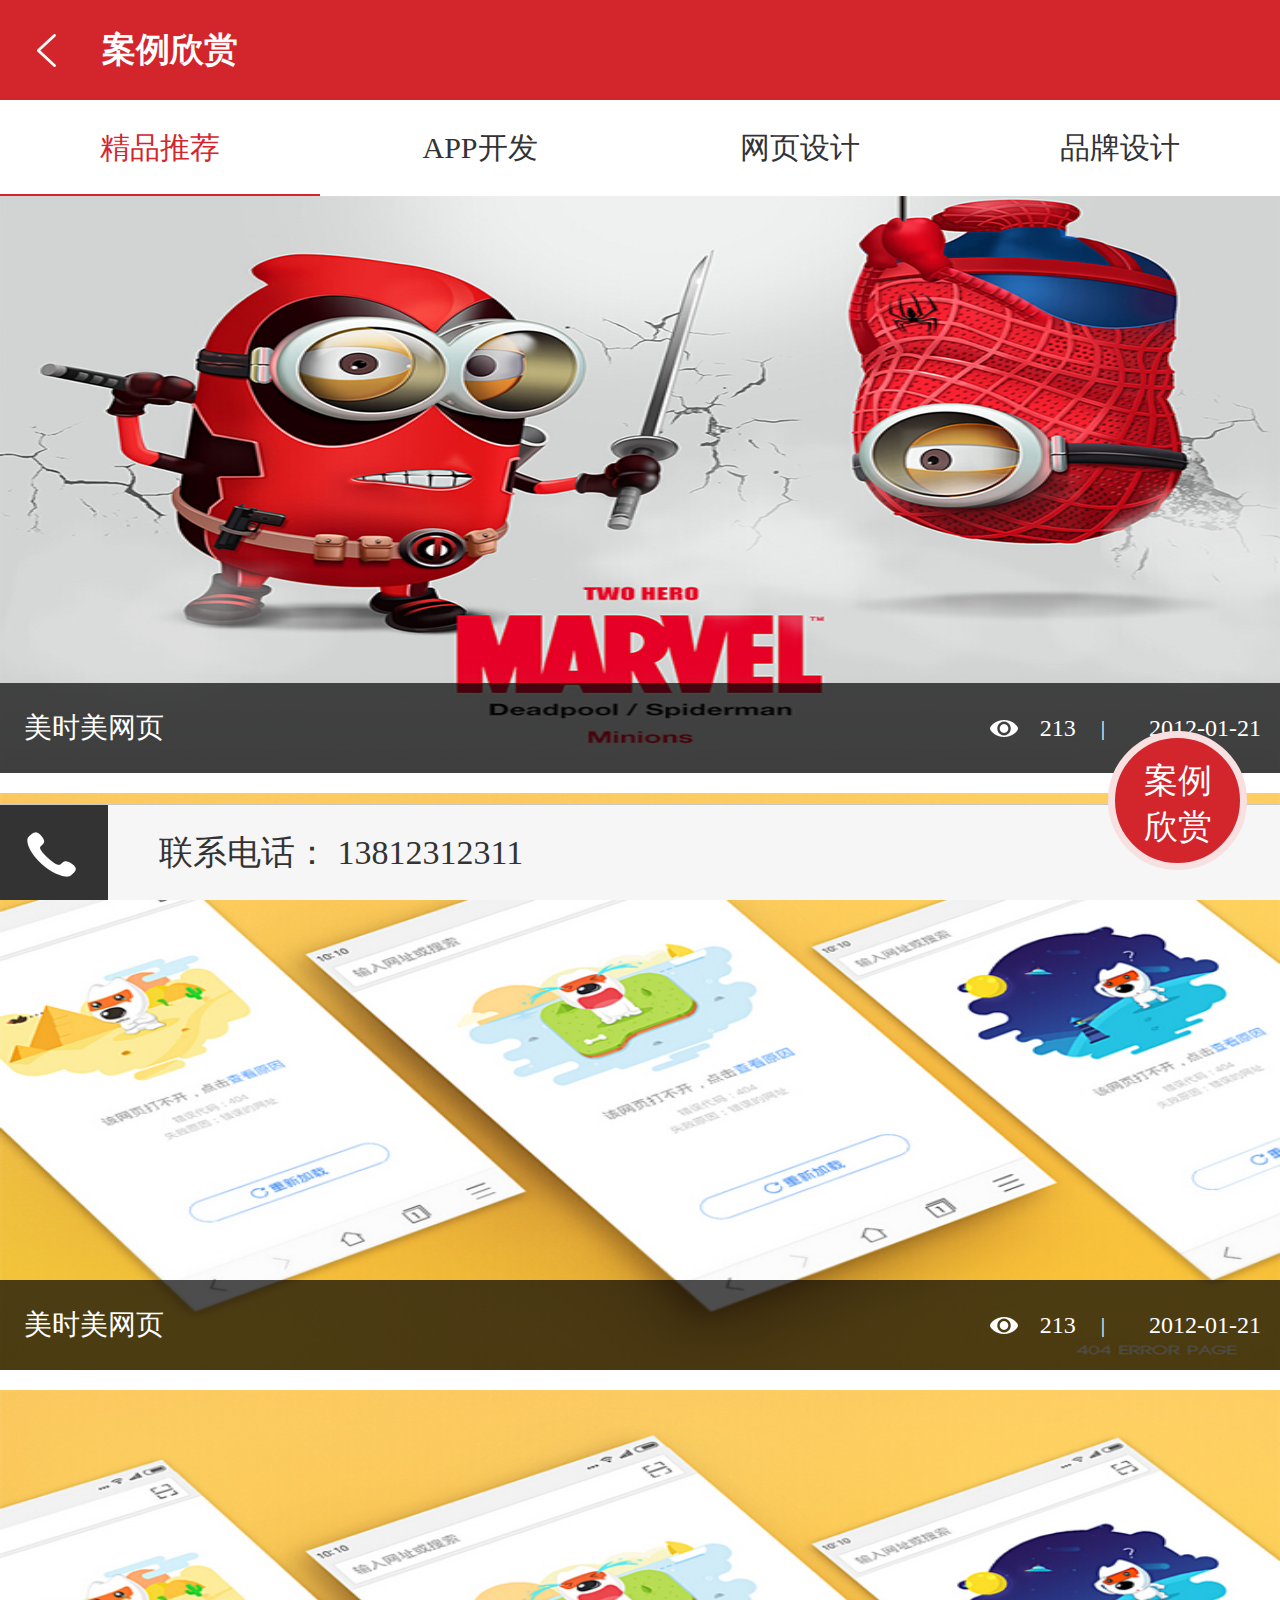
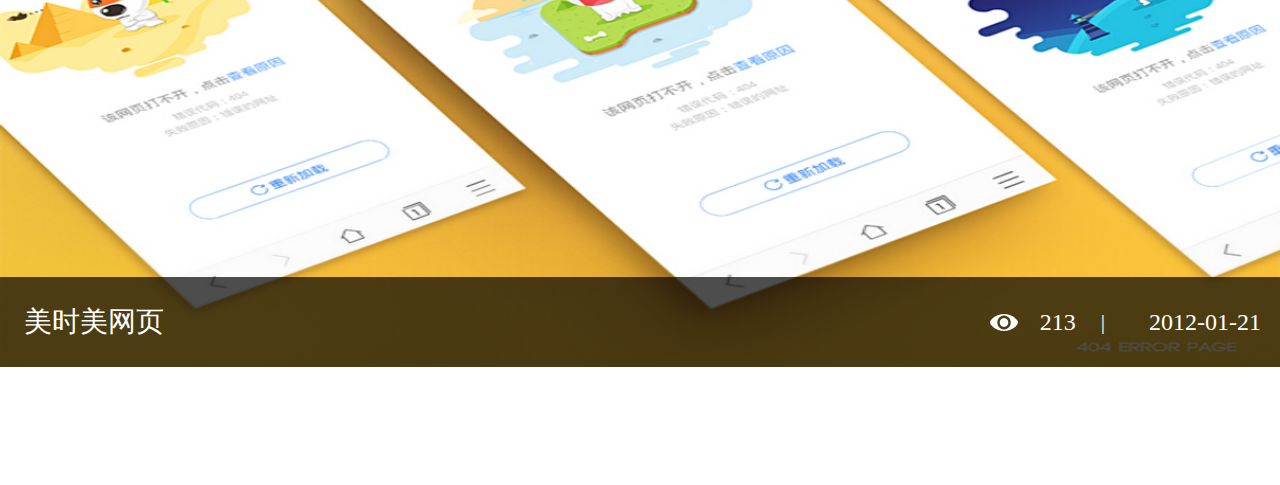
<file: mobile_case1.html>
<!DOCTYPE HTML PUBLIC "-//W3C//DTD HTML 4.01 Transitional//EN" "http://www.w3.org/TR/html4/loose.dtd">
<html lang="en">
<head>
    <meta http-equiv="Content-Type" content="text/html;charset=UTF-8">
    <meta name="viewport" content="width=795,user-scalable=no,target-densitydpi=400">
    <link rel="stylesheet" href="css/style.css"/>
    <title>Document</title>
</head>
<body>




    <div class="container">
        <div class="indexContainer">
            <!--头部开始-->
            <div class="head">
                <a href="javascript:history.back(-1);" class="back" style="left: 25px;"></a>
                案例欣赏
            </div>
            <!--头部结束-->


            <!--导航开始-->
            <div class="nav">
                <ul>
                    <li class="active">精品推荐</li>
                    <li>APP开发</li>
                    <li>网页设计</li>
                    <li>品牌设计</li>
                    <div style="clear: both;"></div>
                </ul>
                <div class="line"></div>
            </div>
            <!--导航结束-->

            <!--内容开始-->
            <div class="content" style="padding-bottom: 98px;">
                <!--内容1开始-->
                <div class="index_content1">
                    <div class="img">
                        <a href="mobile_caseDetail.html"><img src="images/img1.png" alt="" width="100%" height="577px"/></a>
                        <div class="shadowCon">
                            <div class="webName">美时美网页</div>
                            <div class="timeCon">
                                <div class="count">
                                    213
                                </div>
                                <span style="margin: 0 25px;font-size:0.9em;">|</span>
                                <div class="time">
                                    2012-01-21
                                </div>
                                <div style="clear:both;"></div>
                            </div>
                        </div>
                    </div>

                </div>
                <!--内容1结束-->


                <!--内容2开始-->
                <div class="index_content1">
                    <div class="img">
                        <a href="mobile_caseDetai2.html"><img src="images/img2.png" alt="" width="100%" height="577px"/></a>
                        <div class="shadowCon">
                            <div class="webName">美时美网页</div>
                            <div class="timeCon">
                                <div class="count">
                                    213
                                </div>
                                <span style="margin: 0 25px;font-size:0.9em;">|</span>
                                <div class="time">
                                    2012-01-21
                                </div>
                                <div style="clear:both;"></div>
                            </div>
                        </div>
                    </div>

                </div>
                <!--内容2结束-->


                <!--内容2开始-->
                <div class="index_content1">
                    <div class="img">

                        <a href="mobile_caseDetail.html"><img src="images/img2.png" alt="" width="100%" height="577px"/></a>
                        <div class="shadowCon">
                            <div class="webName">美时美网页</div>
                            <div class="timeCon">
                                <div class="count">
                                    213
                                </div>
                                <span style="margin: 0 25px;font-size:0.9em;">|</span>
                                <div class="time">
                                    2012-01-21
                                </div>
                                <div style="clear:both;"></div>
                            </div>
                        </div>
                    </div>

                </div>
                <!--内容2结束-->
            </div>
            <!--内容结束-->



            <!--尾部开始-->
            <div class="footer">
                <a href="tel:18782094655" class="phoneBtn"></a>联系电话： <a href="#" class="number">13812312311</a>
            </div>
            <a href="mobile_case1.html" class="caseBtn">案例欣赏</a>

            <!--尾部结束-->
        </div>
    </div>
    <script type="text/javascript" src="js/req.min.js" data-main="js/index"> </script>
</body>
</html>
</file>
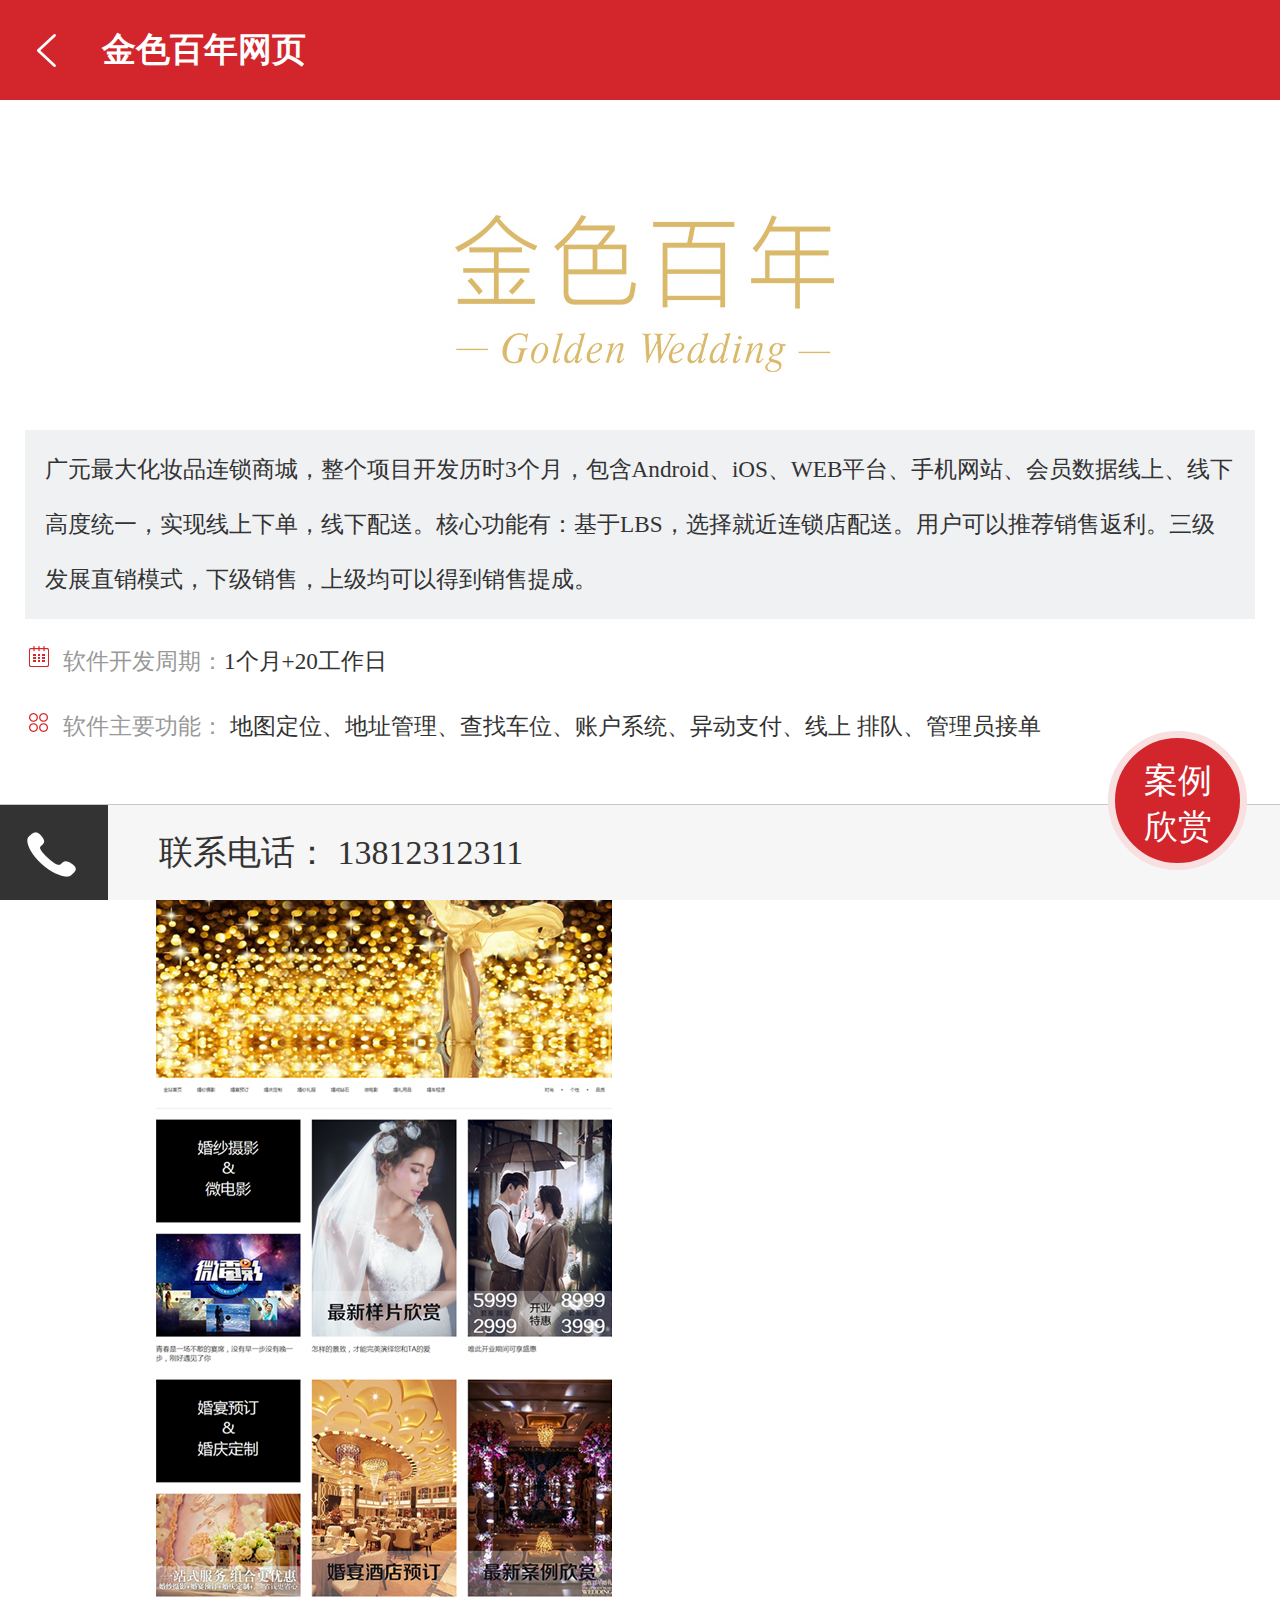
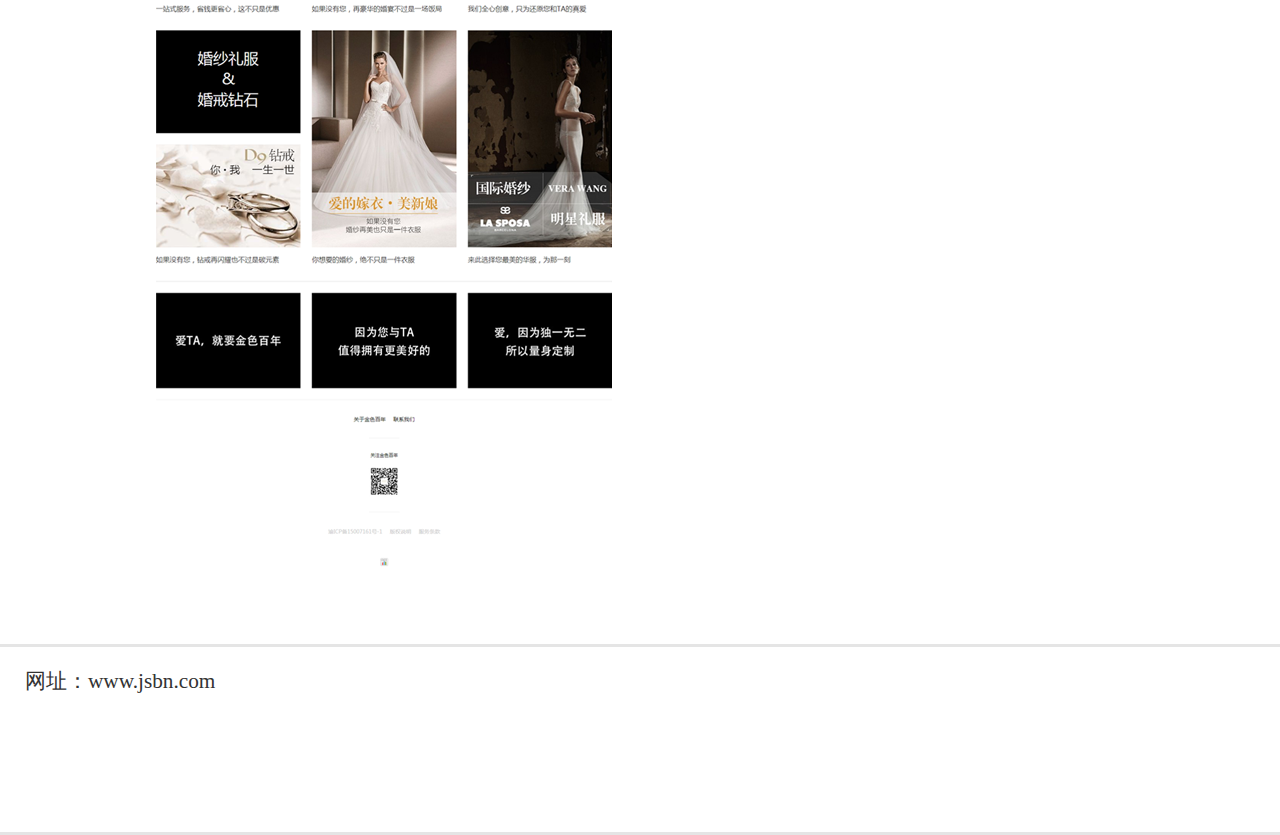
<file: mobile_caseDetail.html>
<!DOCTYPE HTML PUBLIC "-//W3C//DTD HTML 4.01 Transitional//EN" "http://www.w3.org/TR/html4/loose.dtd">
<html lang="en">
<head>
    <meta http-equiv="Content-Type" content="text/html;charset=UTF-8">
    <meta name="viewport" content="width=795,user-scalable=no,target-densitydpi=400">
    <link rel="stylesheet" href="css/style.css"/>
    <title>Document</title>
</head>
<body>





    <div class="container">
        <div class="caseDetail_container">
            <!--头部开始-->
            <div class="head">
                <a href="javascript:history.back(-1);" class="back" style="left: 25px;"></a>
                金色百年网页
            </div>
            <!--头部结束-->





            <!--内容开始-->
             <div class="content">
                 <div class="contentCon" style="padding: 0 25px">
                     <!--banner开始-->
                     <div class="banner">
                         <img src="images/banner1.png" alt="" width="440px" height="194px"/>
                     </div>
                     <!--banner结束-->


                     <!--文字开始-->
                     <div class="text">
                         <p>
                             广元最大化妆品连锁商城，整个项目开发历时3个月，包含Android、iOS、WEB平台、手机网站、会员数据线上、线下高度统一，实现线上下单，线下配送。核心功能有：基于LBS，选择就近连锁店配送。用户可以推荐销售返利。三级发展直销模式，下级销售，上级均可以得到销售提成。
                         </p>
                         <label>
                             <i style="background: url('images/commonImg.png') no-repeat -55px -129px;"></i>
                             <span>软件开发周期：</span>1个月+20工作日
                             <div style="clear: both;"></div>
                         </label>
                         <label>
                             <i style="background: url('images/commonImg.png') no-repeat -99px -129px;"></i>
                             <span>软件主要功能：</span>
                             地图定位、地址管理、查找车位、账户系统、异动支付、线上
                             排队、管理员接单
                             <div style="clear: both;"></div>
                         </label>
                     </div>
                     <!--文字结束-->

                     <div>
                         <img src="images/bigImg1.png" alt="" class="imgCon"  width="719px" height="1365px"/>
                     </div>
                 </div>


                 <div class="websit">
                     网址：www.jsbn.com
                 </div>
            </div>
            <!--内容结束-->







            <!--尾部开始-->
            <div class="footer">
                <a href="tel:18782094655" class="phoneBtn"></a>联系电话： <a href="#" class="number">13812312311</a>
            </div>
            <a href="mobile_case1.html" class="caseBtn">案例欣赏</a>

            <!--尾部结束-->
        </div>
    </div>
</body>
</html>
</file>
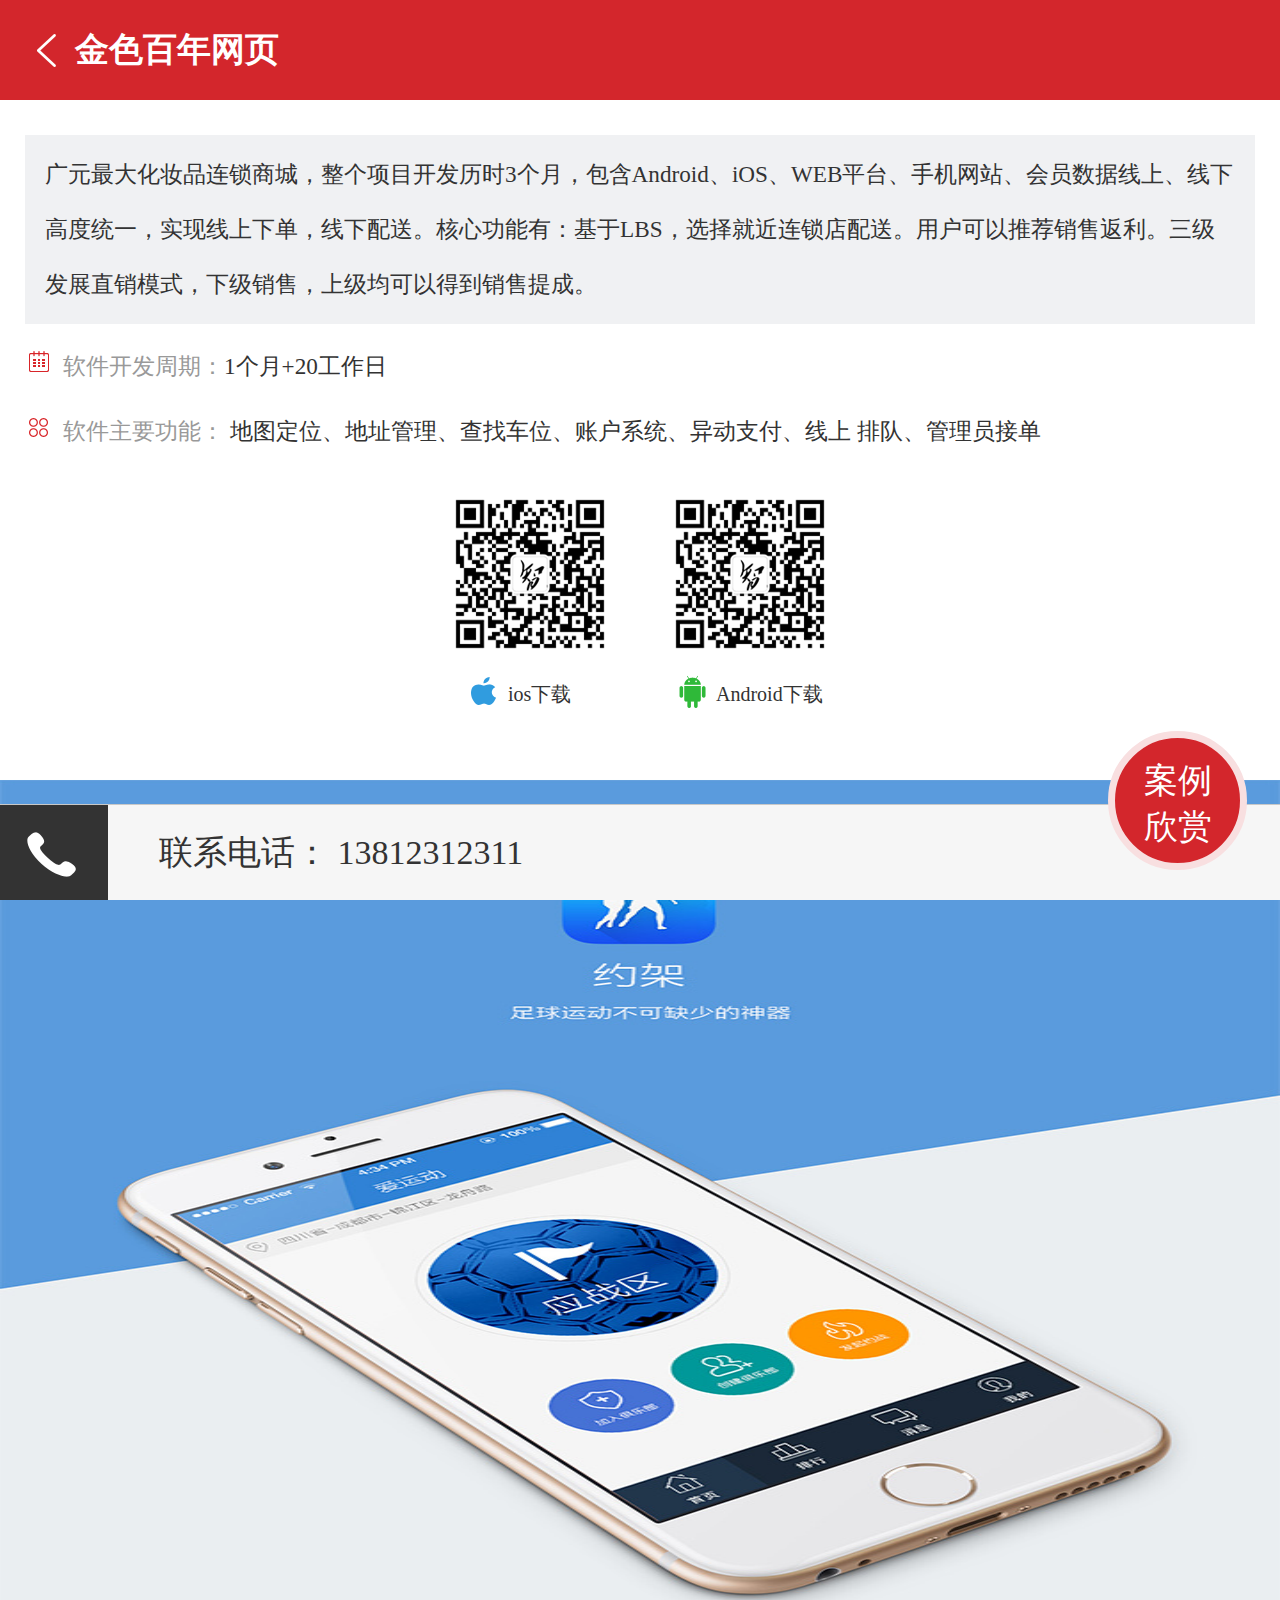
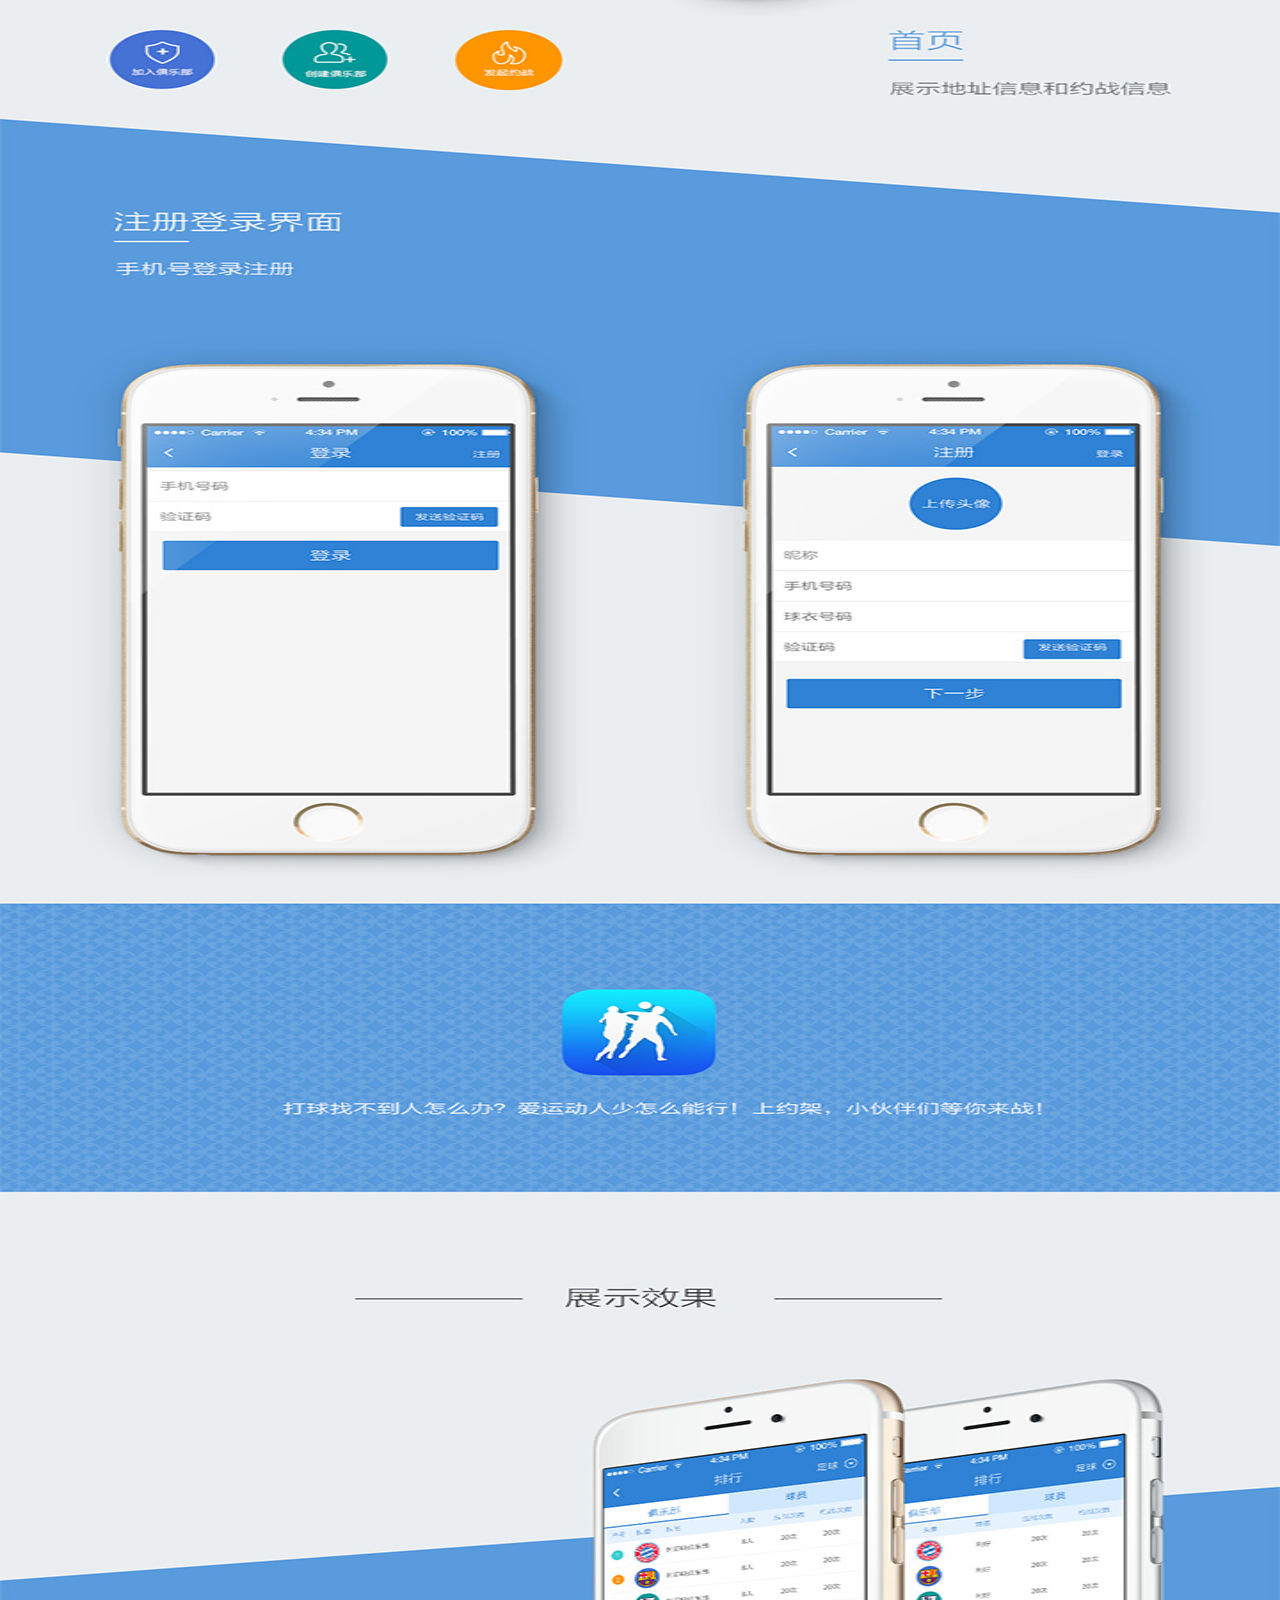
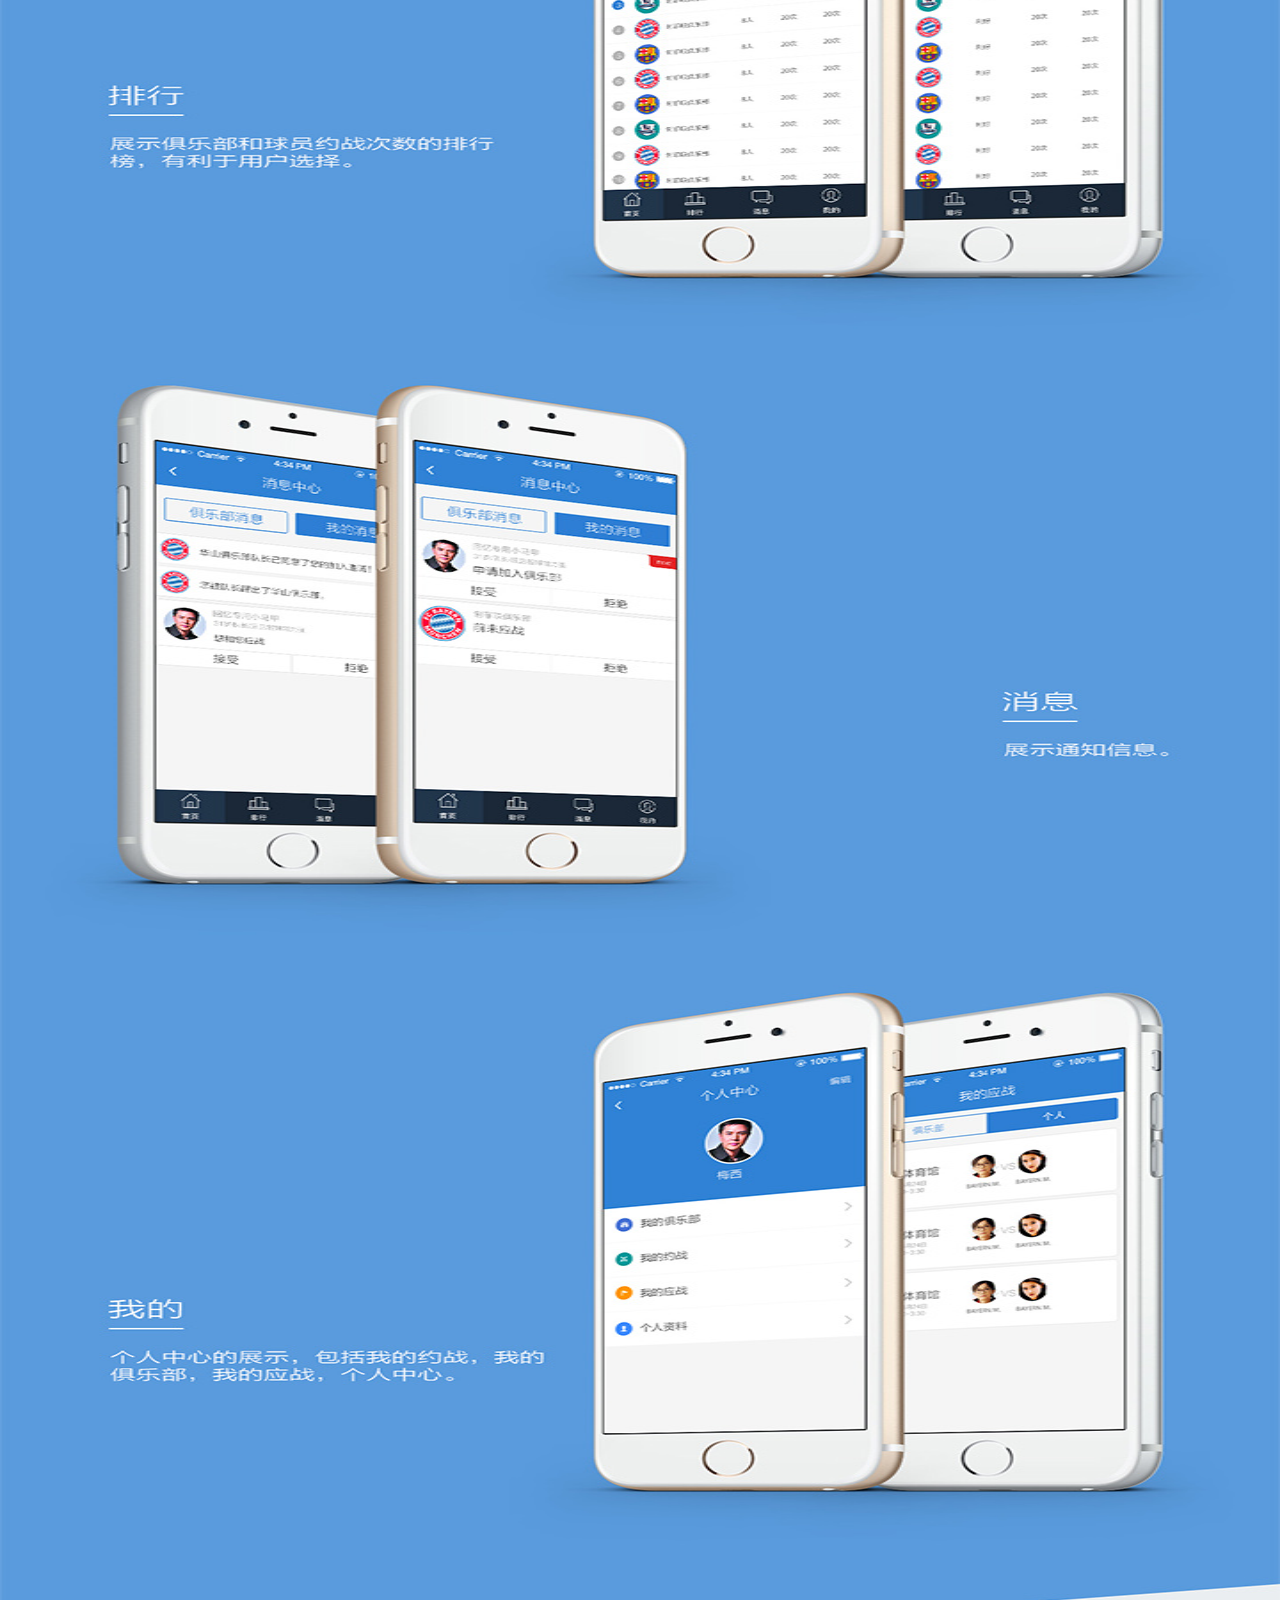
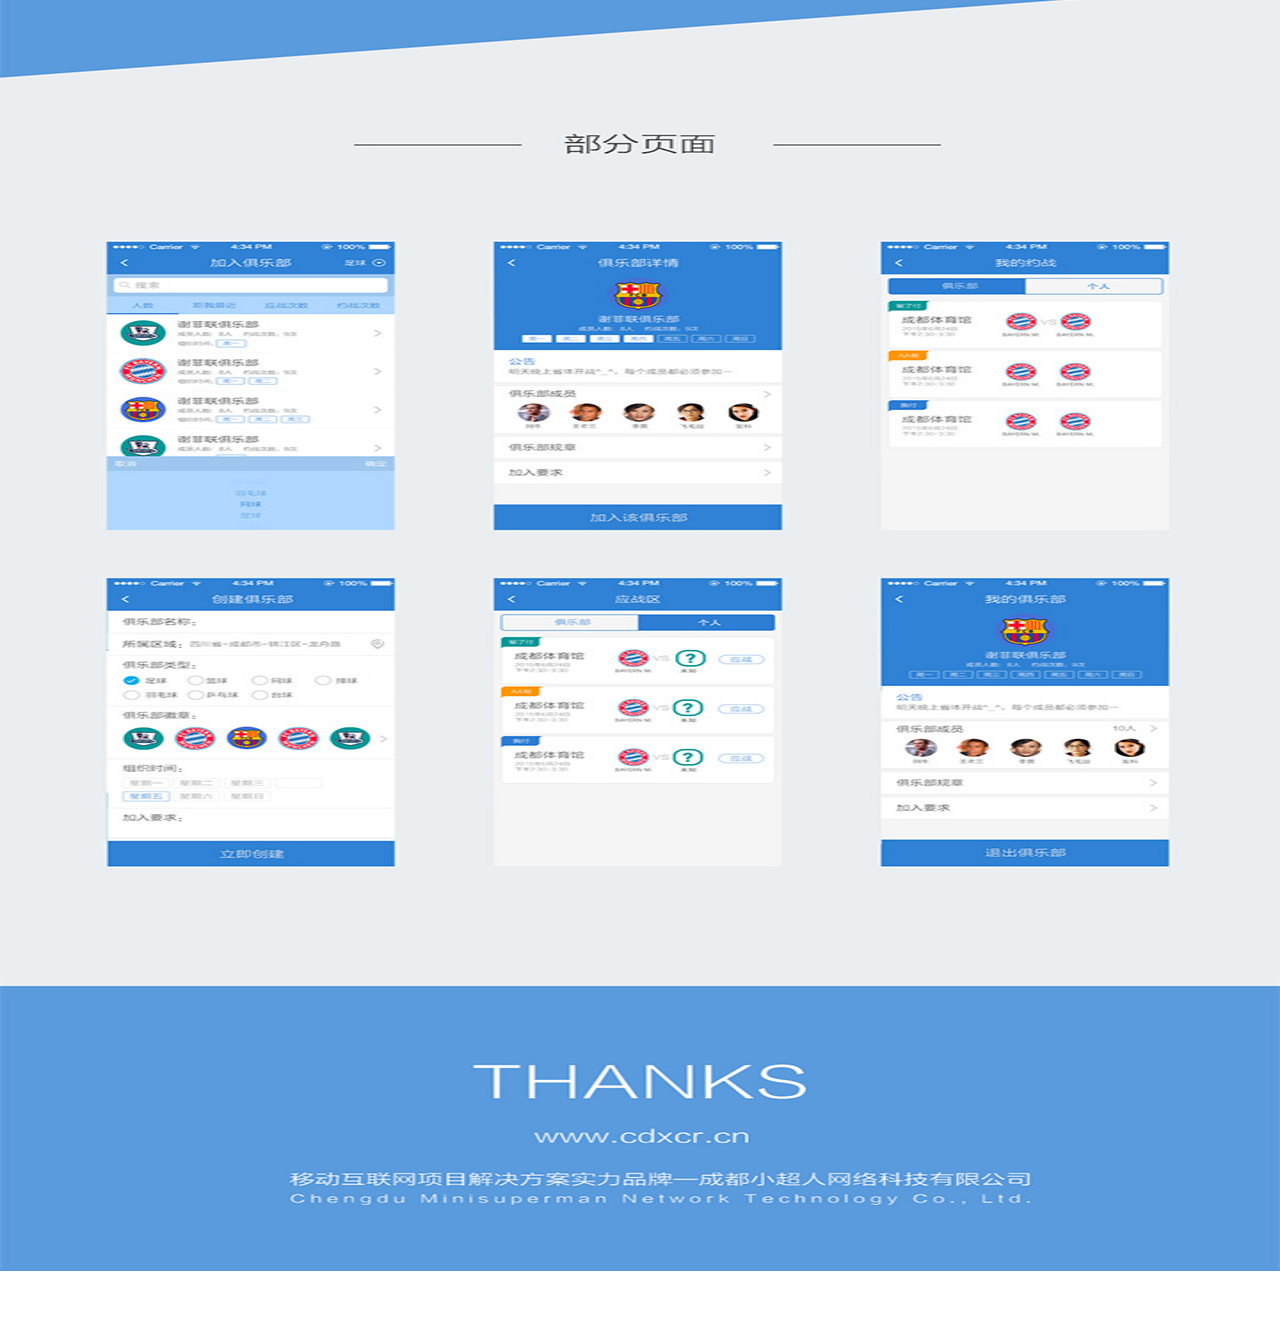
<file: mobile_caseDetail2.html>
<!DOCTYPE HTML PUBLIC "-//W3C//DTD HTML 4.01 Transitional//EN" "http://www.w3.org/TR/html4/loose.dtd">
<html lang="en">
<head>
    <meta http-equiv="Content-Type" content="text/html;charset=UTF-8">
    <meta name="viewport" content="width=795,user-scalable=no,target-densitydpi=400">
    <link rel="stylesheet" href="css/style.css"/>
    <title>Document</title>
</head>
<body>
<div class="container">
    <div class="caseDetai2_container">





        <!--头部开始-->
        <div class="head" style="text-indent: 2.2em;">
            <a href="javascript:history.back(-1);" class="back" style="left: 25px;"></a>
            金色百年网页
        </div>
        <!--头部结束-->

        <!--内容开始-->
        <div class="content" style="margin-top: 135px;">
            <div class="contentCon" style="padding: 0 25px">

                <!--文字开始-->
                <div class="text">
                    <p>
                        广元最大化妆品连锁商城，整个项目开发历时3个月，包含Android、iOS、WEB平台、手机网站、会员数据线上、线下高度统一，实现线上下单，线下配送。核心功能有：基于LBS，选择就近连锁店配送。用户可以推荐销售返利。三级发展直销模式，下级销售，上级均可以得到销售提成。
                    </p>
                    <label>
                        <i style="background: url('images/commonImg.png') no-repeat -55px -129px;"></i>
                        <span>软件开发周期：</span>1个月+20工作日
                        <div style="clear: both;"></div>
                    </label>
                    <label>
                        <i style="background: url('images/commonImg.png') no-repeat -99px -129px;"></i>
                        <span>软件主要功能：</span>
                        地图定位、地址管理、查找车位、账户系统、异动支付、线上
                        排队、管理员接单
                        <div style="clear: both;"></div>
                    </label>
                </div>
                <!--文字结束-->


                <!--二维码开始-->
                <div class="two-dimension">
                   <div class="left" style="float: left;">
                       <div class="img"></div>
                       <p>
                           <i style="background: url('images/commonImg.png') no-repeat -144px -125px;margin-left: 12px;"></i>
                           ios下载
                       </p>
                   </div>
                   <div class="right" style="float: right;">
                       <div class="img"></div>
                       <p>
                           <i style="background: url('images/commonImg.png') no-repeat -195px -125px;"></i>
                           Android下载
                       </p>
                   </div>

                   <div style="clear: both;"></div>
                </div>
                <!--二维码结束-->


            </div>
            <div class="imgCon">
                <img src="images/caseImg1.png" alt="" width="100%" height="5292px"/>
            </div>
        </div>
        <!--内容结束-->


        <!--尾部开始-->
        <div class="footer">
            <a href="tel:18782094655" class="phoneBtn"></a>联系电话： <a href="#" class="number">13812312311</a>
        </div>
        <a href="mobile_case1.html" class="caseBtn">案例欣赏</a>

        <!--尾部结束-->
    </div>
</div>
</body>
</html>
</file>
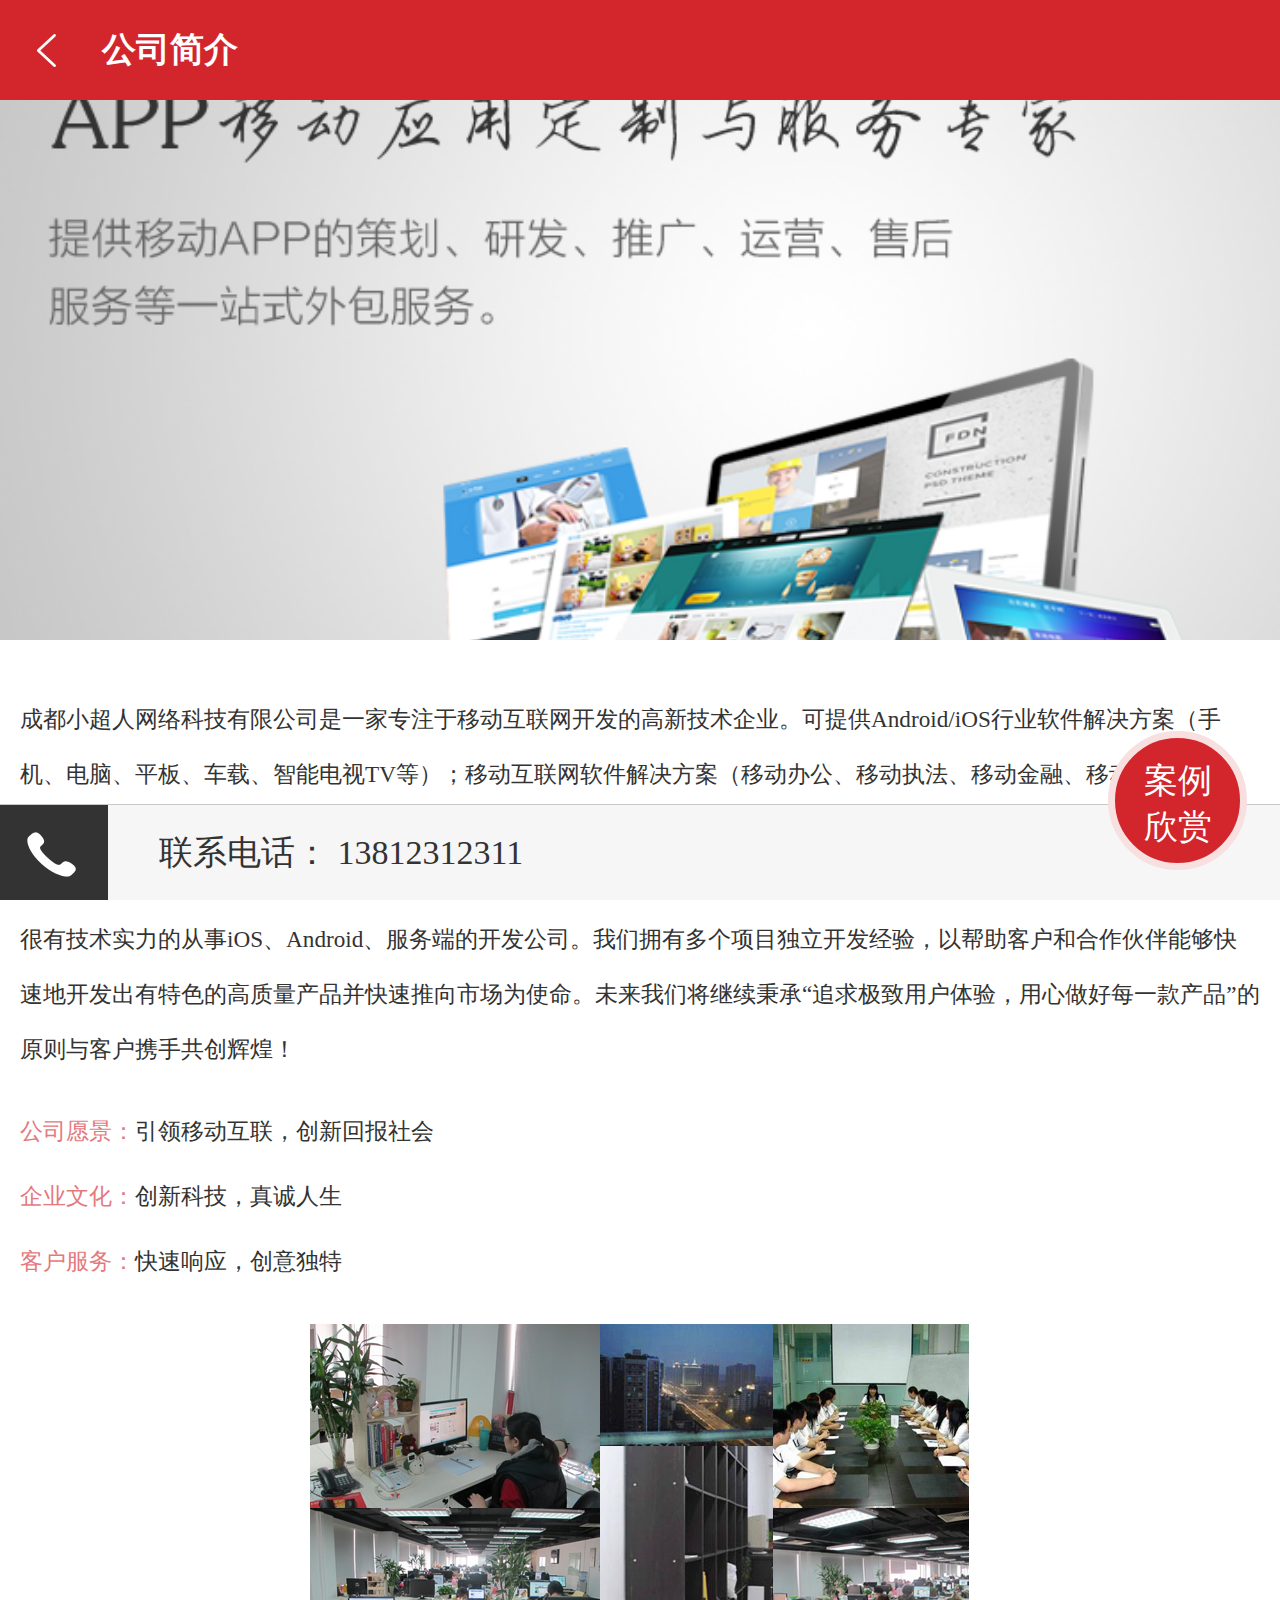
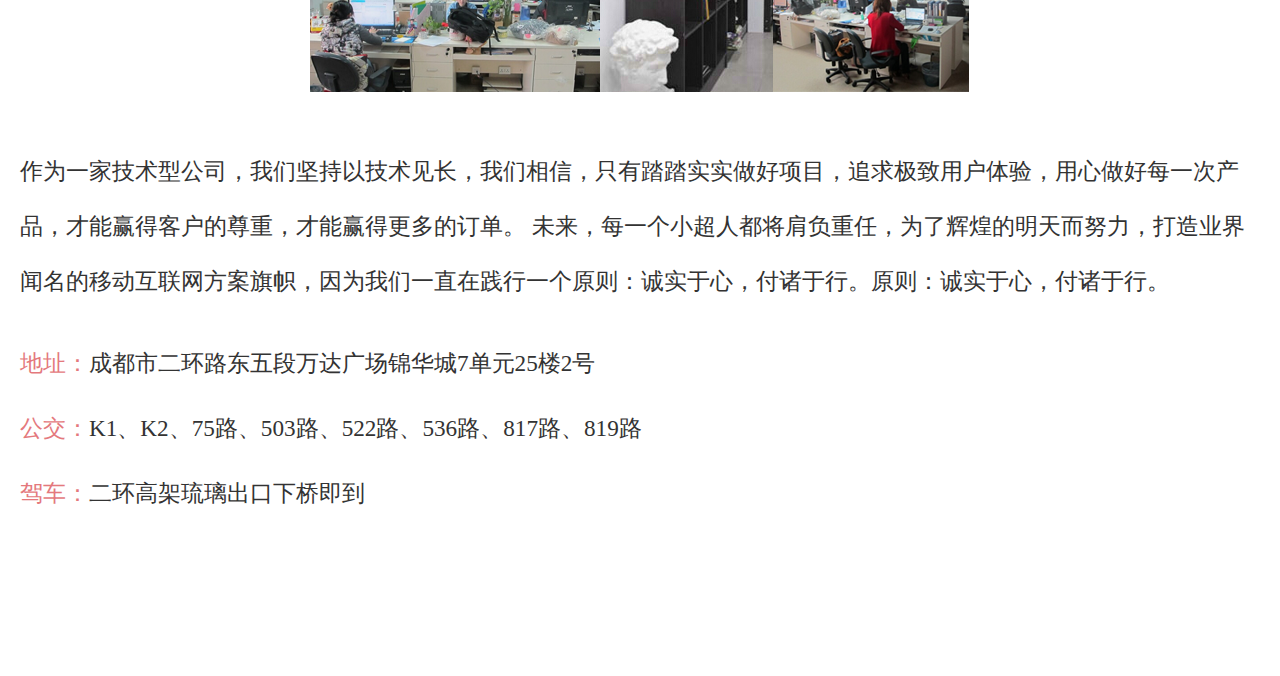
<file: mobile_companyIntro.html>
<!DOCTYPE HTML PUBLIC "-//W3C//DTD HTML 4.01 Transitional//EN" "http://www.w3.org/TR/html4/loose.dtd">
<html lang="en">
<head>
    <meta http-equiv="Content-Type" content="text/html;charset=UTF-8">
    <meta name="viewport" content="width=795,user-scalable=no,target-densitydpi=400">
    <link rel="stylesheet" href="css/style.css"/>
    <title>Document</title>
</head>
<body>





    <div class="container">
        <div class="company_container">
            <!--头部开始-->
            <div class="head">
                <a href="javascript:history.back(-1);" class="back" style="left: 25px;"></a>
                公司简介
            </div>
            <!--头部结束-->



            <!--内容开始-->
            <div class="content" style="padding-bottom: 120px;margin-top: 100px;">
                <!--banner开始-->
                    <div class="banner" style="background: url('images/banner3.png') no-repeat center;height: 540px;background-size: 100%"></div>
                <!--banner结束-->


                <!--文字开始-->
                <div class="text">
                    <p style="background: #fff;">
                        成都小超人网络科技有限公司是一家专注于移动互联网开发的高新技术企业。可提供Android/iOS行业软件解决方案（手机、电脑、平板、车载、智能电视TV等）；移动互联网软件解决方案（移动办公、移动执法、移动金融、移动房地产等）；云终端解决方案及企业应用（教育，金融，电子商务等）。 提供Android系统定制开发、移动应用定制开发、技术支持、UX/UI视觉设计和测试等服务。我们的初创团队均来自于腾讯、阿里巴巴、百度等一流互联网企业，是国内最专业，且很有技术实力的从事iOS、Android、服务端的开发公司。我们拥有多个项目独立开发经验，以帮助客户和合作伙伴能够快速地开发出有特色的高质量产品并快速推向市场为使命。未来我们将继续秉承“追求极致用户体验，用心做好每一款产品”的原则与客户携手共创辉煌！
                    </p>
                    <label style="padding: 0 20px;"><span class="title">公司愿景：</span>引领移动互联，创新回报社会</label>
                    <label style="padding: 0 20px;"><span class="title">企业文化：</span>创新科技，真诚人生</label>
                    <label style="padding: 0 20px;"><span class="title">客户服务：</span>快速响应，创意独特</label>
                </div>
                <!--文字结束-->



                <!--banner开始-->
                <div class="banner">
                    <img src="images/banner4.png" alt="" width="660px" height="368px"/>
                </div>
                <!--banner结束-->


                <!--文字开始-->
                <div class="text">
                    <p style="background: #fff;">
                        作为一家技术型公司，我们坚持以技术见长，我们相信，只有踏踏实实做好项目，追求极致用户体验，用心做好每一次产品，才能赢得客户的尊重，才能赢得更多的订单。
                        未来，每一个小超人都将肩负重任，为了辉煌的明天而努力，打造业界闻名的移动互联网方案旗帜，因为我们一直在践行一个原则：诚实于心，付诸于行。原则：诚实于心，付诸于行。
                    </p>
                    <label style="padding: 0 20px;"><span class="title">地址：</span>成都市二环路东五段万达广场锦华城7单元25楼2号</label>
                    <label style="padding: 0 20px;"><span class="title">公交：</span>K1、K2、75路、503路、522路、536路、817路、819路</label>
                    <label style="padding: 0 20px;"><span class="title">驾车：</span>二环高架琉璃出口下桥即到</label>
                </div>
                <!--文字结束-->

            </div>
            <!--内容结束-->











            <!--尾部开始-->
            <div class="footer">
                <a href="tel:18782094655" class="phoneBtn"></a>联系电话： <a href="#" class="number">13812312311</a>
            </div>
            <a href="mobile_case1.html" class="caseBtn">案例欣赏</a>

            <!--尾部结束-->
        </div>
    </div>
</body>
</html>
</file>
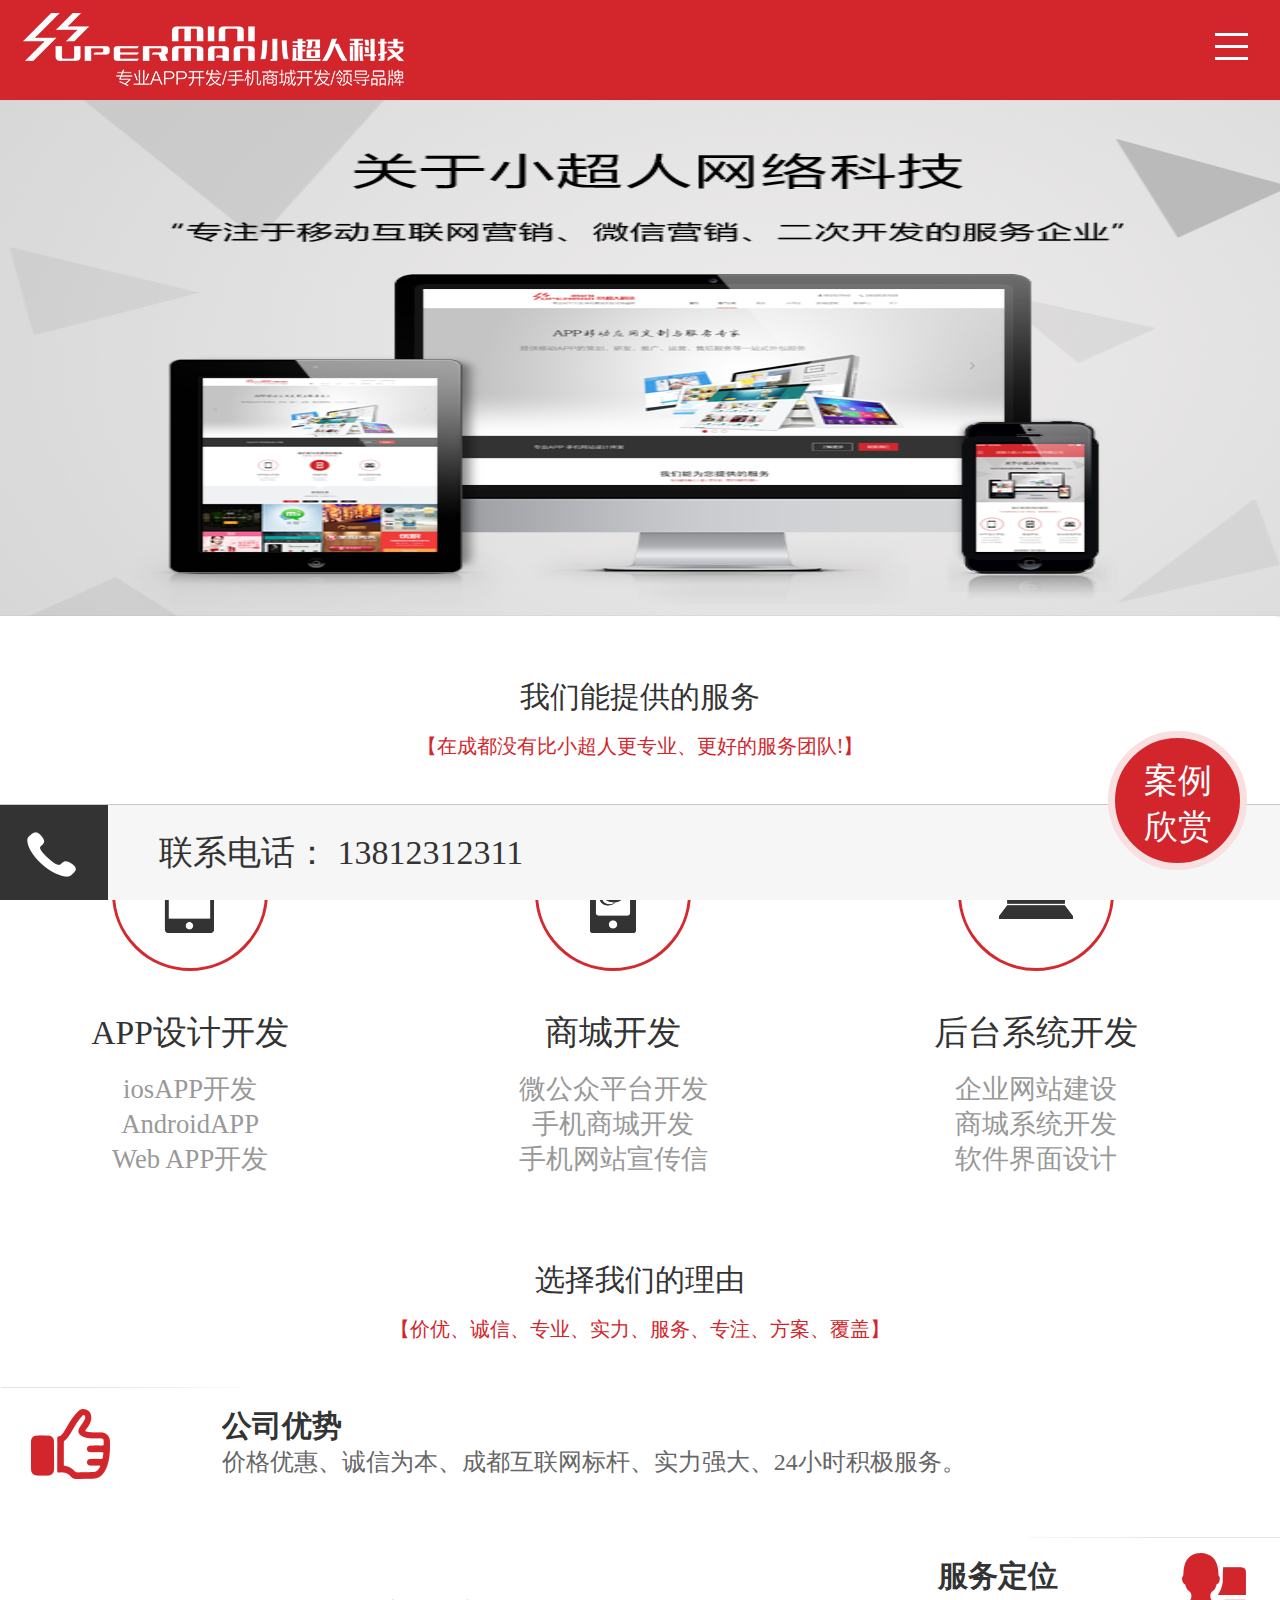
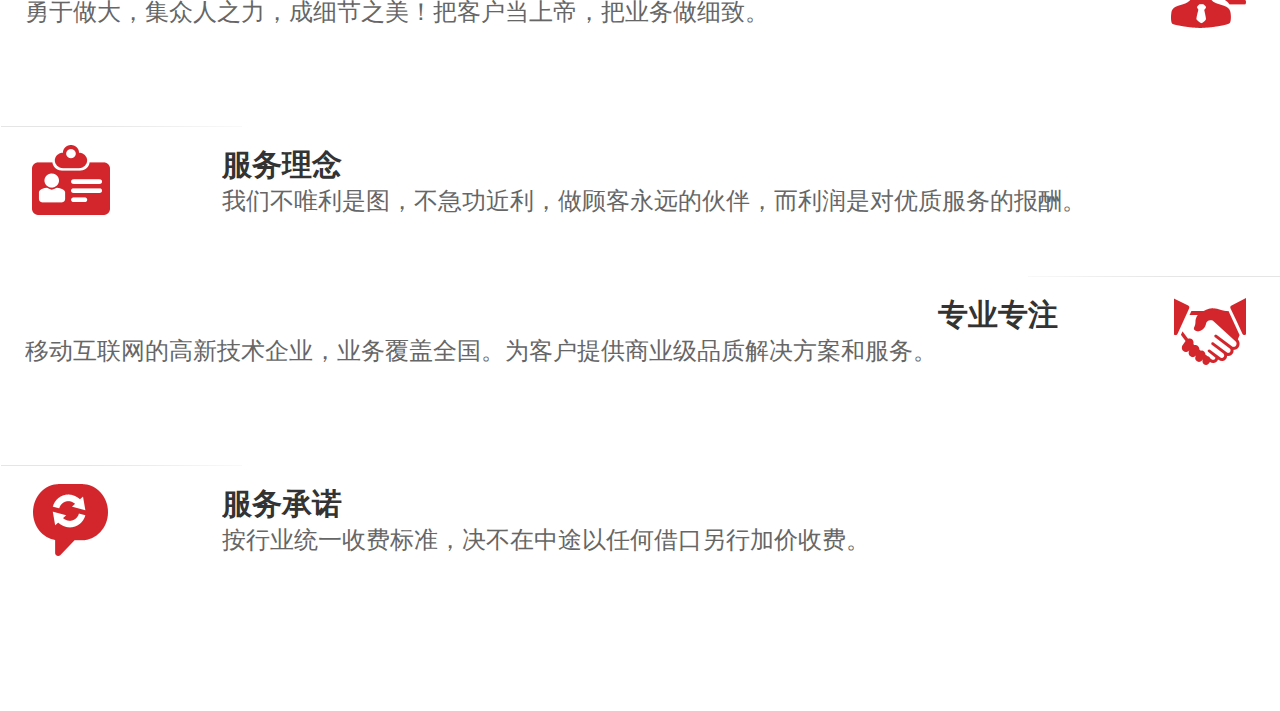
<file: mobile_index.html>
<!DOCTYPE HTML PUBLIC "-//W3C//DTD HTML 4.01 Transitional//EN" "http://www.w3.org/TR/html4/loose.dtd">
<html lang="en">
<head>
    <meta http-equiv="Content-Type" content="text/html;charset=UTF-8">
    <meta name="viewport" content="width=795,user-scalable=no,target-densitydpi=400">
    <link rel="stylesheet" href="css/style.css"/>
    <title>Document</title>
</head>
<body>




    <div class="container">
         <div class="index_container">
             <!--头部开始-->
             <div class="head" style="background:#d3262c  url('images/logo.png') no-repeat 20px center;">
                 <a href="#" class="back menuBtn"></a>
                 <div class="menu">
                     <ul>
                         <li>
                             <i style="background: url('images/commonImg.png') no-repeat -170px -60px"></i>
                             <a href="mobile_companyIntro.html">公司简介</a>
                         </li>
                         <li>
                             <i style="background: url('images/commonImg.png') no-repeat -270px -62px"></i>
                             <a href="mobile_team.html">团队介绍</a>
                         </li>
                     </ul>
                 </div>
             </div>
             <!--头部结束-->



             <!--内容开始-->
             <div class="content" style="margin-top: 100px;">
                 <div class="index_content">
                     <!--banner开始-->
                     <div class="imgList">
                         <img src="images/banner20.png" alt="" width="100%" height="517px"/>
                     </div>
                     <!--banner结束-->


                     <div class="textCon" style="padding: 0 25px;">
                          <h1>我们能提供的服务</h1>
                          <label>【在成都没有比小超人更专业、更好的服务团队!】</label>
                     </div>

                     <!--开发项目开始-->
                     <div class="developList">
                          <div class="develop">
                              <div class="img img1"> </div>
                              <div class="text">
                                  <h2>APP设计开发</h2>
                                  <p>
                                      iosAPP开发<br/>
                                      AndroidAPP<br/>
                                      Web APP开发
                                  </p>
                              </div>
                          </div>
                         <div class="develop">
                             <div class="img img2"> </div>
                             <div class="text">
                                 <h2>商城开发</h2>
                                 <p>
                                     微公众平台开发<br/>
                                     手机商城开发<br/>
                                     手机网站宣传信
                                 </p>
                             </div>

                         </div>
                         <div class="develop">
                             <div class="img img3"> </div>
                             <div class="text">
                                 <h2>后台系统开发</h2>
                                 <p>
                                     企业网站建设<br/>
                                     商城系统开发<br/>
                                     软件界面设计
                                 </p>
                             </div>

                         </div>
                         <div style="clear: both"></div>
                     </div>
                     <!--开发项目结束-->


                     <div class="textCon" style="padding: 0 25px;">
                         <h1>选择我们的理由</h1>
                         <label>【价优、诚信、专业、实力、服务、专注、方案、覆盖】</label>
                     </div>

                     <!--介绍开始-->
                     <div class="introList">
                         <div class="intro left">
                             <div class="img" style="background: url('images/introImg1.png') no-repeat center top;"></div>
                             <div class="introText">
                                 <h1>公司优势</h1>
                                 <p>
                                     价格优惠、诚信为本、成都互联网标杆、实力强大、24小时积极服务。
                                 </p>
                             </div>
                             <div style="clear: both"></div>
                         </div>
                         <div class="intro right">
                             <div class="introText">
                                 <h1>服务定位</h1>
                                 <p>
                                     勇于做大，集众人之力，成细节之美！把客户当上帝，把业务做细致。
                                 </p>
                             </div>
                             <div class="img" style="background: url('images/introImg2.png') no-repeat center top;"></div>
                             <div style="clear: both"></div>
                         </div>



                         <div class="intro left">
                             <div class="img" style="background: url('images/introImg3.png') no-repeat center top;"></div>
                             <div class="introText">
                                 <h1>服务理念</h1>
                                 <p>
                                     我们不唯利是图，不急功近利，做顾客永远的伙伴，而利润是对优质服务的报酬。
                                 </p>
                             </div>
                             <div style="clear: both"></div>
                         </div>
                         <div class="intro right">
                             <div class="introText">
                                 <h1>专业专注</h1>
                                 <p>
                                     移动互联网的高新技术企业，业务覆盖全国。为客户提供商业级品质解决方案和服务。
                                 </p>
                             </div>
                             <div class="img" style="background: url('images/introImg4.png') no-repeat center top;"></div>
                             <div style="clear: both"></div>
                         </div>





                         <div class="intro left">
                             <div class="img" style="background: url('images/introImg5.png') no-repeat center top;"></div>
                             <div class="introText">
                                 <h1>服务承诺</h1>
                                 <p>
                                     按行业统一收费标准，决不在中途以任何借口另行加价收费。
                                 </p>
                             </div>
                             <div style="clear: both"></div>
                         </div>
                     </div>
                     <!--介绍结束-->
                 </div>

             </div>
             <!--内容结束-->



             <!--尾部开始-->
             <div class="footer">
                 <a href="tel:18782094655" class="phoneBtn"></a>联系电话： <a href="#" class="number">13812312311</a>
             </div>
             <a href="mobile_case1.html" class="caseBtn">案例欣赏</a>

             <!--尾部结束-->
         </div>
    </div>
    <script type="text/javascript" src="js/req.min.js" data-main="js/index"> </script>

</body>
</html>
</file>
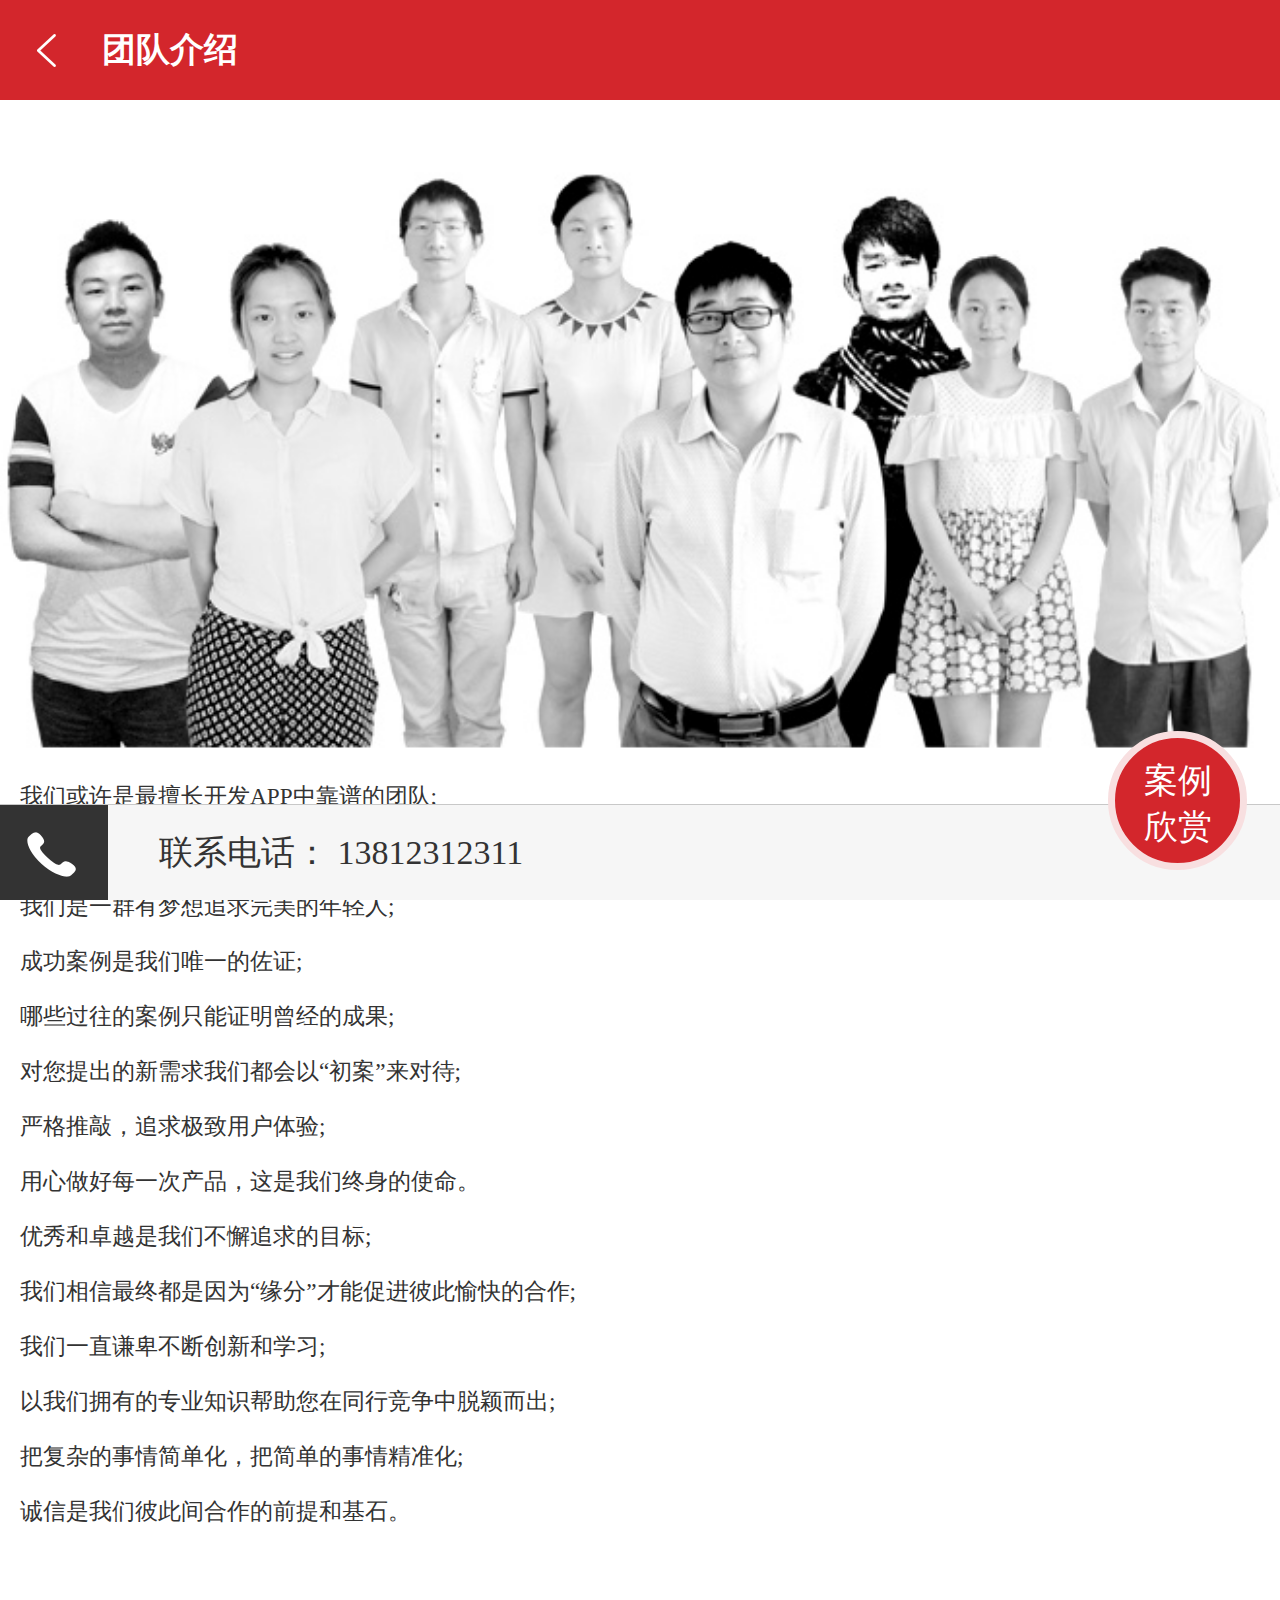
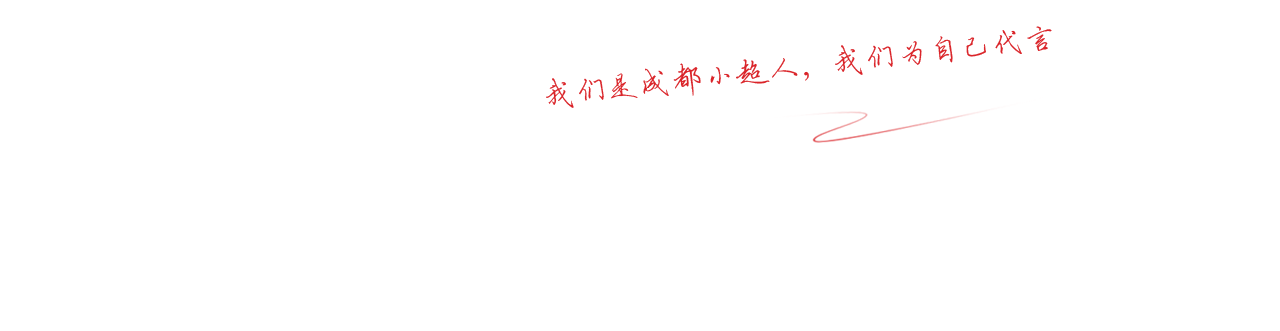
<file: mobile_team.html>
<!DOCTYPE HTML PUBLIC "-//W3C//DTD HTML 4.01 Transitional//EN" "http://www.w3.org/TR/html4/loose.dtd">
<html lang="en">
<head>
    <meta http-equiv="Content-Type" content="text/html;charset=UTF-8">
    <meta name="viewport" content="width=795,user-scalable=no,target-densitydpi=400">
    <link rel="stylesheet" href="css/style.css"/>
    <title>Document</title>
</head>
<body>
    <div class="container">
        <div class="team_container">
            <!--头部开始-->
            <div class="head">
                <a href="javascript:history.back(-1);" class="back" style="left: 25px;"></a>
                团队介绍
            </div>
            <!--头部结束-->




            <!--内容开始-->
            <div class="content" style="padding-bottom: 120px;margin-top: 100px;">
                <!--banner开始-->
                <!--<div class="banner" style="background: url('images/banner5.png') no-repeat center;height:400px;">-->
                <div class="banner">
                    <img src="images/banner5.png" alt="" width="100%" height="auto" style="margin-top: 40px;"/>
                </div>
                <!--banner结束-->






                <!--文字开始-->
                <div class="text" style="margin-top: 0;">
                    <p style="background: #fff;">
                        我们或许是最擅长开发APP中靠谱的团队;<br/>
                        我们总是把客户的需求当作我们自己的事业一样对待。<br/>
                        我们是一群有梦想追求完美的年轻人;<br/>
                        成功案例是我们唯一的佐证;<br/>
                        哪些过往的案例只能证明曾经的成果;<br/>
                        对您提出的新需求我们都会以“初案”来对待;<br/>
                        严格推敲，追求极致用户体验;<br/>
                        用心做好每一次产品，这是我们终身的使命。<br/>
                        优秀和卓越是我们不懈追求的目标;<br/>
                        我们相信最终都是因为“缘分”才能促进彼此愉快的合作;<br/>
                        我们一直谦卑不断创新和学习;<br/>
                        以我们拥有的专业知识帮助您在同行竞争中脱颖而出;<br/>
                        把复杂的事情简单化，把简单的事情精准化;<br/>
                        诚信是我们彼此间合作的前提和基石。
                    </p>
                </div>
                <!--文字结束-->

                <div class="textImg"></div>
            </div>
            <!--内容结束-->



            <!--尾部开始-->
            <div class="footer">
                <a href="tel:18782094655" class="phoneBtn"></a>联系电话： <a href="#" class="number">13812312311</a>
            </div>
            <a href="mobile_case1.html" class="caseBtn">案例欣赏</a>

            <!--尾部结束-->

        </div>
    </div>
</body>
</html>
</file>
<file: css/style.css>
*{
    margin: 0;
    padding: 0;
}
ul{
    list-style: none;
}



a{
    text-decoration: none;
}


body{
    font-family: "Microsoft Yahei";
    color: #333;
    font-size: 1em;
}

/*index开始*/
.head{
    width: 100%;
    height: 100px;
    line-height:100px;
    color: #fff;
    background: #d3262c;
    font-size: 2.125em;
    font-weight: bold;
    position: fixed;
    top: 0;
    left: 0;
    z-index: 20;
    text-indent:3em;
}
.head a.back{
    display: block;
    width: 45px;
    height: 45px;
    position: absolute;
    top: 29px;
    background: url("../images/commonImg.png") no-repeat -228px -66px;
}
.head a.menuBtn{
    right: 20px !important;
    background: url("../images/commonImg.png") no-repeat -54px -66px;
}
.head .menu{
    width: 380px;
    position: absolute;
    top: 100px;
    right: 20px;

    background: #d3262c;
    box-shadow: 0px 6px 12px #999;
    z-index: 25;
    display: none;
}
.head .menu ul li{
    height: 100px;
    border-top: 1px solid #b71016;
}
.head .menu ul li i{
    display: block;
    width: 50px;
    height: 50px;
    float: left;
    margin-top: 25px;
    margin-left: 25px;

}
.head .menu ul li a{
    display: block;
    width: 70%;
    height: 100%;
    text-indent: 0;
    float: right;
    color: #fff;
    overflow: hidden;
}
.nav{
    width: 100%;
    height: 96px;
    position: fixed;
    left: 0;
    top: 100px;
    z-index: 6;
}

.nav ul li{
    width: 25%;
    height:96px;
    line-height: 96px;
    text-align: center;
    float: left;
    font-size: 1.875em;
    background: #fff;
}
.nav ul li.active{
    color:#d3262c;
 }
.line{
    width: 25%;
    border-bottom: 2px solid #d3262c;
    position: absolute;
    bottom: 0;
    left: 0px;
}







.content{
    margin-top: 196px;
}
.index_content1 .img{
    width: 100%;
    position: relative;
    margin-bottom: 20px;
}

.index_content1 .img .shadowCon{
    width: 100%;
    height: 90px;
    position: absolute;
    bottom: 0;
    background: rgba(3,3,3,0.7);
}
.index_content1 .img .shadowCon .webName{
    max-width: 60%;
    height: 90px;
    line-height: 90px;
    float: left;
    font-size: 1.75em;
    color: #fff;
    text-indent: 24px;
    overflow: hidden;
}
.index_content1 .img .shadowCon .timeCon{
    line-height: 90px;
    color: #fff;
    float: right;
    font-size: 1.5em;
}

.index_content1 .img .shadowCon .timeCon .count{
    width: 100px;
    height: 90px;
    float: left;
    text-align: right;
    overflow: hidden;
}


.index_content1 .img .shadowCon .timeCon .count:before{
    content: "";
    display: block;
    float: left;
    width: 35px;
    height: 25px;
    margin-top:32px;
    margin-left: 12px;
    background: url("../images/commonImg.png") no-repeat -333px -75px;
}
.index_content1 .img .shadowCon .timeCon span{
    float: left;
}
.index_content1 .img .shadowCon .timeCon .time{
    width: 150px;
    height: 90px;
    float: right;
    text-align: center;
    overflow: hidden;
}
.index_content2{
    margin-top: 20px;
}

.footer{
    float: left;
    width: 100%;
    height: 95px;
    line-height: 95px;
    position: fixed;
    left: 0;
    bottom: 0;
    border-top: 1px solid #c8c8c8;
    background: #f6f6f6;
    font-size: 2.125em;
    color: #333;
    text-indent: 1.5em;
}

.footer a.phoneBtn{
    display: block;
    width: 108px;
    height: 100%;
    background: #333  url("../images/commonImg.png") no-repeat -32px -158px;
    float: left;
}

.footer a.number{
    color: #333;
}
  a.caseBtn{
    display: block;
    width: 85px;
    height: 85px;
    padding: 20px;
    border-radius: 100px;
    position: fixed;
    bottom: 30px;
    right: 33px;
    background: #d3262c;
    border: 7px solid #f8dfe0;
    font-size: 2.125em;
    color: #fff;
    text-align: center;
}

.banner{
    text-align: center;
}
/*index结束*/




/*caseDetail开始*/
.text{
    font-size: 1.45em;
    margin-top: 40px;
}

.text p{
    background: #f0f1f3;
    padding:12px  20px;
    line-height: 55px;
}
.text label{
    display: block;
    max-height: 135px;
    line-height: 45px;
    margin-top: 20px;
    overflow: hidden;
}
.text label i{
    display: block;
    width: 29px;
    height: 29px;
    float: left;
    margin-top: 4px;
    margin-right: 9px;
}
.text label span{
    color: #999;
}

.imgCon{
    margin-top: 60px;
    margin-bottom: 70px;
    text-align: center;
}

.websit{
    min-height: 145px;
    padding: 20px 25px;
    font-size: 1.33em;
    border-top: 3px solid #e5e5e5;
    border-bottom:3px solid #e5e5e5;
}
/*caseDetail结束*/










/*caseDetail2开始*/


.two-dimension{
    width: 370px;
    margin: 45px auto;
}

.two-dimension .left,
.two-dimension .right{
    width: 150px;
}
.two-dimension .left .img,
.two-dimension .right .img{
    height: 150px;
    background: url("../images/erweima.png") no-repeat center;
}
.two-dimension p{
    height: 50px;
    line-height: 50px;
    overflow: hidden;
    margin-top: 20px;
    font-size: 1.25em;
}
.two-dimension p i{
    display: block;
    width: 35px;
    height: 35px;
    float: left;
    margin-top: 5px;
    margin-right: 6px;
}

/*caseDetail结束*/



/*companyIntro开始*/

.text label span.title{
    color: #e4797d;
}
.company_container .text{
    margin: 40px 0;
}
/*companyIntro结束*/




.textImg{
    height: 260px;
    background: url("../images/text.png") no-repeat 70% center;
}
 

/*index开始*/
.index_content{

}
.index_content .imgList{
    height: 517px;
    overflow: hidden;
    margin-bottom: 60px;
}


.index_content .textCon h1{
    font-size: 1.875em;
    font-weight: normal;
    text-align: center;
    margin-top: 20px;
    margin-bottom: 15px;
}

.index_content .textCon label{
    display: block;
    font-size: 1.25em;
    color: #d3262c;
    text-align: center;
}


.developList{
    margin-top: 55px;
}
.developList .develop{
    width: 29.7%;
    float: left;
    margin-left:43px;
    height:425px;
    overflow: hidden;
}





.developList .develop:first-child{
    margin-left: 0;
}




.developList .develop .img{
    width: 150px;
    height: 150px;
    border: 3px solid #d4292e;
    border-radius: 150px;
    margin: 0 auto;
}
.developList .develop  .img1{
    background: url('../images/phone1.png') no-repeat center;
    transition:all 1s ease;

}
.developList .develop  .img2{
    background: url('../images/phone2.png') no-repeat center;
    transition:all 1s ease;
}
.developList .develop  .img3{
    background: url('../images/phone3.png') no-repeat center;
    transition:all 1s ease;
}


.developList .develop .text h2{
    height: 49px;
    font-size: 1.45em;
    font-weight: normal;
    text-align: center;
    overflow: hidden;
}
.developList .develop .text p{
    line-height: 35px;
    font-size: 1.15em;
    text-align: center;
    color: #999;
    background: #fff;
}
.developList .develop:hover{
    color: #d3262c;
}
.developList .develop:hover p{
    color: #d3262c;

}
.developList .develop:hover .img1{
    background: #d3262c url("../images/phone4.png") no-repeat center;
}
.developList .develop:hover .img2{
    background: #d3262c url("../images/phone5.png") no-repeat center;
}
.developList .develop:hover .img3{
    background: #d3262c url("../images/phone6.png") no-repeat center;
}
.index_content .introList{
    margin-top: 40px;
    padding-bottom: 100px;
 }
.index_content .introList .intro{
    padding: 20px 25px 0;
  }
.index_content .introList .left{
    background: url("../images/leftLine.png") no-repeat left 3px;
}
.index_content .introList .right{
    background: url("../images/rightLine.png") no-repeat right 3px;
}
.index_content .introList .intro .img{
    width: 90px;
    height:130px;
 }
.index_content .introList .intro .introText{
    width:84%;
    height: 130px;
}
.index_content .introList .intro .introText h1{
    height: 45px;
    line-height: 45px;
    overflow: hidden;
    font-size: 1.875em;
}





.index_content .introList .intro .introText p{
    max-height:114px;
    line-height: 28px;
    font-size: 1.5em;
    color: #666;
    overflow: hidden;
}


.index_content .introList .left .img{
    float: left;

}
.index_content .introList .left .introText{
    float: right;
}








.index_content .introList .left .introText h1{
    text-align: left;
}
.index_content .introList .right .introText h1{
    text-align: right;
}
.index_content .introList .right .img{
    float: right;
}
.index_content .introList .right .introText{
    width:84%;
    height: 169px;
    float: left;
}
/*index结束*/
</file>
